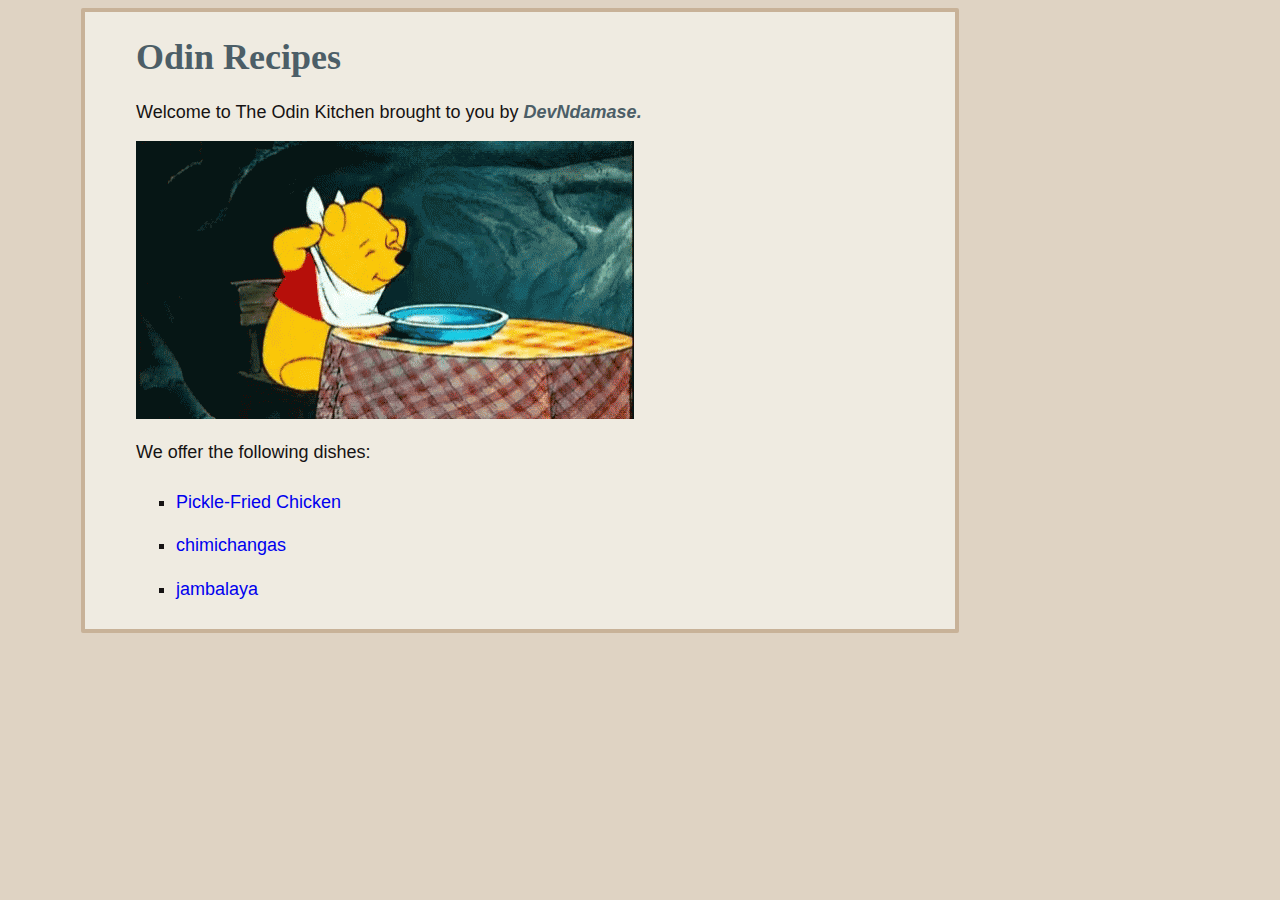
<file: odin-recipes/index.html>
<!DOCTYPE html>
<html lang="en">

<head>
    <meta charset="UTF-8">
    <meta name="viewport" content="width=device-width, initial-scale=1.0">
    <title>recipes-main</title>
    <link rel="stylesheet" href="./style.css">
</head>

<body>
    <div>

        <h1>Odin Recipes</h1>
        <p>Welcome to The Odin Kitchen brought to you by <span>DevNdamase</spn>.
        </p>

        <img src="tenor.gif" alt="A nice picture displayed" max-height="400px">
        <p>We offer the following dishes:</p>

        <ul>
            <li><a href="./recipes/pickle-fried-chicken.html">Pickle-Fried Chicken</a></li>
            <li><a href="./recipes/chimichangas.html">chimichangas</a></li>
            <li><a href="./recipes/jambalaya.html">jambalaya</a></li>
        </ul>

    </div>


</body>

</html>
</file>
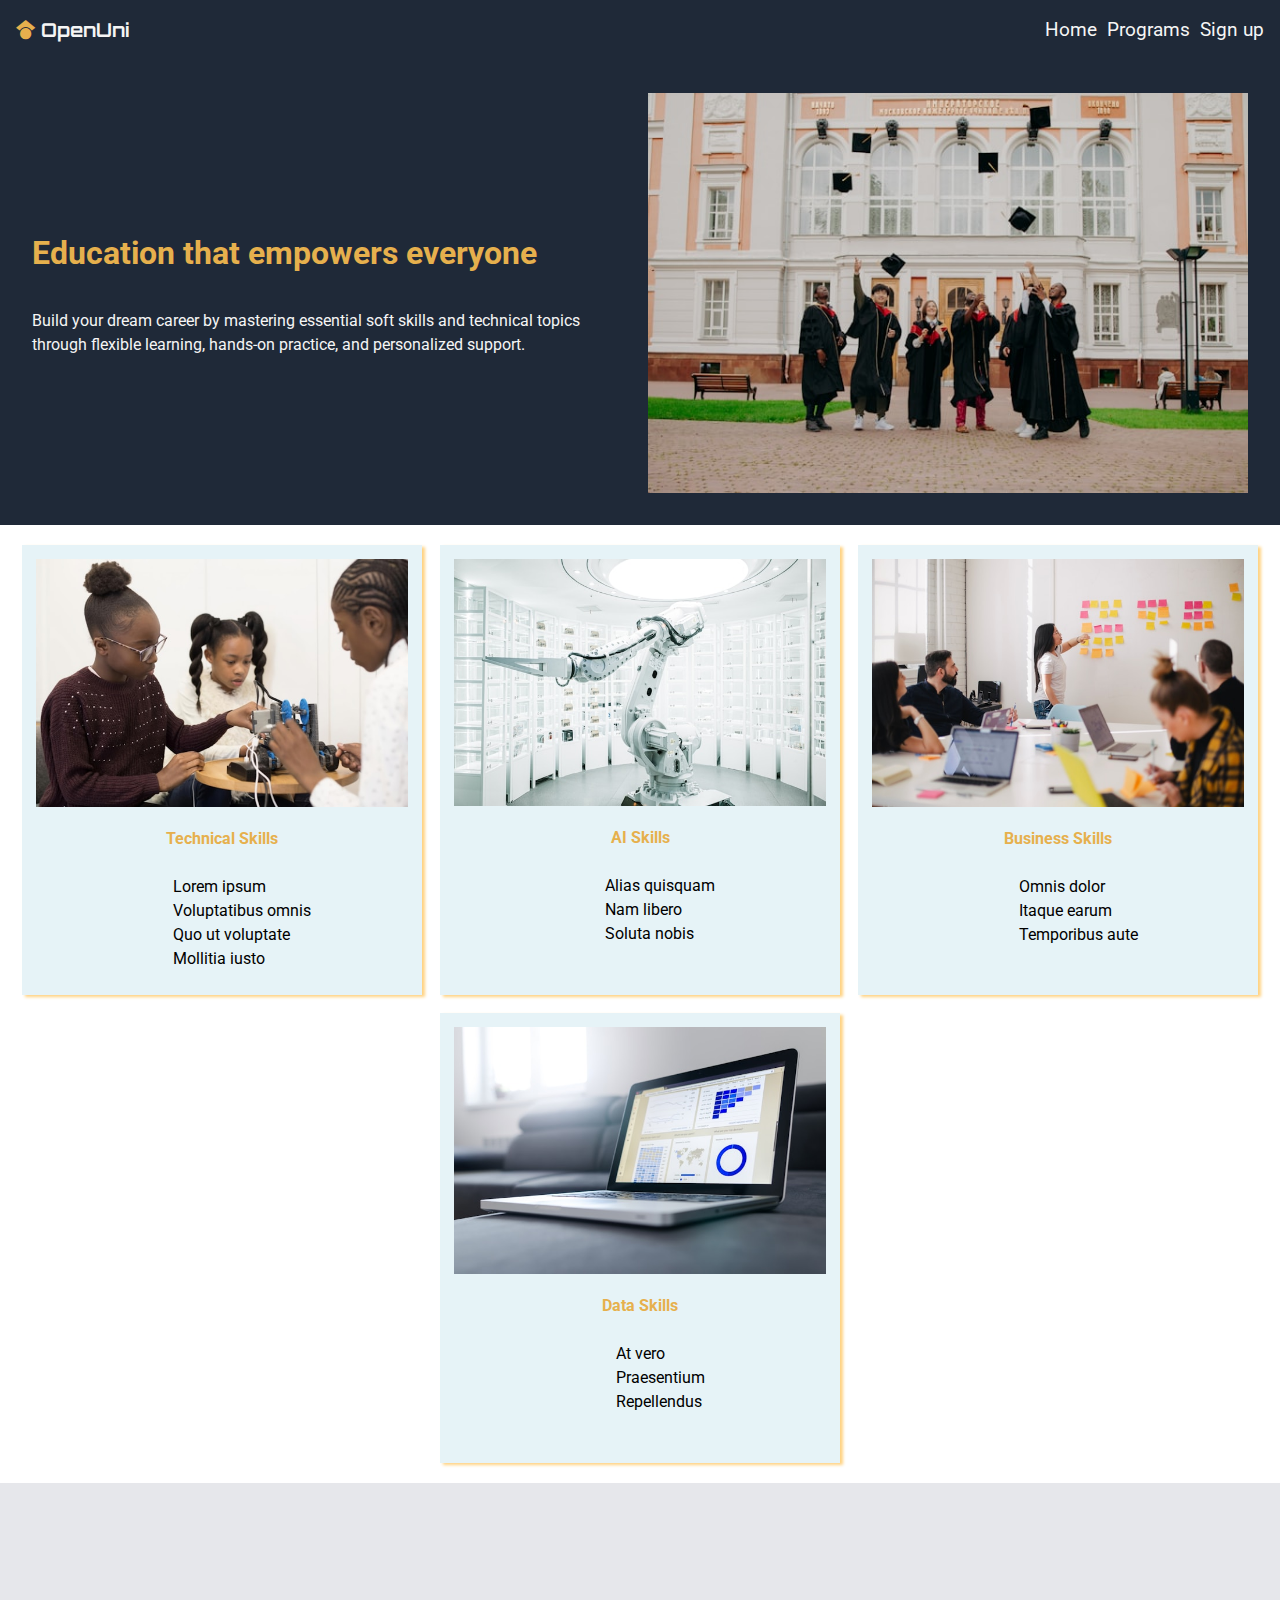
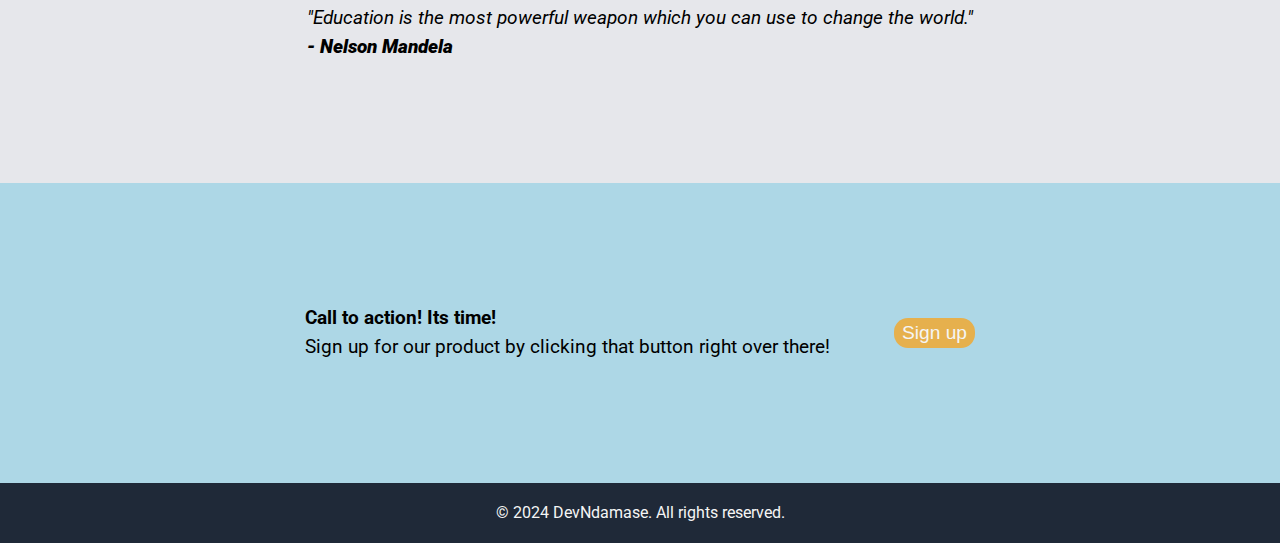
<file: product-landing-page/index.html>
<!DOCTYPE html>
<html lang="en">
  <head>
    <meta charset="UTF-8" />
    <meta name="viewport" content="width=device-width, initial-scale=1.0" />

    <!-- font awesome cdn kit -->
    <link
      rel="stylesheet"
      href="https://cdnjs.cloudflare.com/ajax/libs/font-awesome/6.5.1/css/all.min.css"
    />

    <!-- google fonts -->
    <link rel="preconnect" href="https://fonts.googleapis.com" />
    <link rel="preconnect" href="https://fonts.gstatic.com" crossorigin />
    <link
      href="https://fonts.googleapis.com/css2?family=Orbitron:wght@400..900&family=Roboto:ital,wght@0,100;0,300;0,400;0,500;0,700;0,900;1,100;1,300;1,400;1,500;1,700;1,900&display=swap"
      rel="stylesheet"
    />
    <link rel="stylesheet" href="style.css" />
    <title>Product Landing Page</title>
  </head>
  <body>
    <nav>
      <div class="logo">
        <i class="fa-brands fa-google-scholar"></i> OpenUni
      </div>
      <ul class="links">
        <li>Home</li>
        <li>Programs</li>
        <li>Sign up</li>
      </ul>
    </nav>

    <main>
      <div class="text-card">
        <h1>Education that empowers everyone</h1>
        <p>
          Build your dream career by mastering essential soft skills and
          technical topics through flexible learning, hands-on practice, and
          personalized support.
        </p>
      </div>
      <div class="img-card">
        <img src="./images/main-img.jpg" alt="" />
      </div>
    </main>

    <section class="programs-section">
      <div class="programs-card">
        <img src="./images/technical-img.jpg" alt="" />
        <div class="text-tile-card">
          <h4>Technical Skills</h4>
          <ul>
            <li>Lorem ipsum</li>
            <li>Voluptatibus omnis</li>
            <li>Quo ut voluptate</li>
            <li>Mollitia iusto</li>
          </ul>
        </div>
      </div>

      <div class="programs-card">
        <img src="./images/ai-img.jpg" alt="" />
        <div class="text-tile-card">
          <h4>AI Skills</h4>
          <ul>
            <li>Alias quisquam</li>
            <li>Nam libero</li>
            <li>Soluta nobis</li>
          </ul>
        </div>
      </div>
      <div class="programs-card">
        <img src="./images/bussiness-img.jpg" alt="" />
        <div class="text-tile-card">
          <h4>Business Skills</h4>
          <ul>
            <li>Omnis dolor</li>
            <li>Itaque earum</li>
            <li>Temporibus aute</li>
          </ul>
        </div>
      </div>
      <div class="programs-card">
        <img src="./images/data-img.jpg" alt="" />
        <div class="text-tile-card">
          <h4>Data Skills</h4>
          <ul>
            <li>At vero</li>
            <li>Praesentium</li>
            <li>Repellendus</li>
          </ul>
        </div>
      </div>
    </section>
    <section class="quote-section">
      <blockquote cite="https://www.example.com/quote-source">
        "Education is the most powerful weapon which you can use to change the
        world."
        <footer>- Nelson Mandela</footer>
      </blockquote>
    </section>
    <section class="cta-section">
      <div class="cta-text">
        <h4>Call to action! Its time!</h4>
        <p>Sign up for our product by clicking that button right over there!</p>
      </div>
      <div class="sign-up-btn">
        <button>Sign up</button>
      </div>
    </section>
    <section class="footer-section">
      <footer>
        <p>&copy; 2024 DevNdamase. All rights reserved.</p>
      </footer>
    </section>
  </body>
</html>
</file>
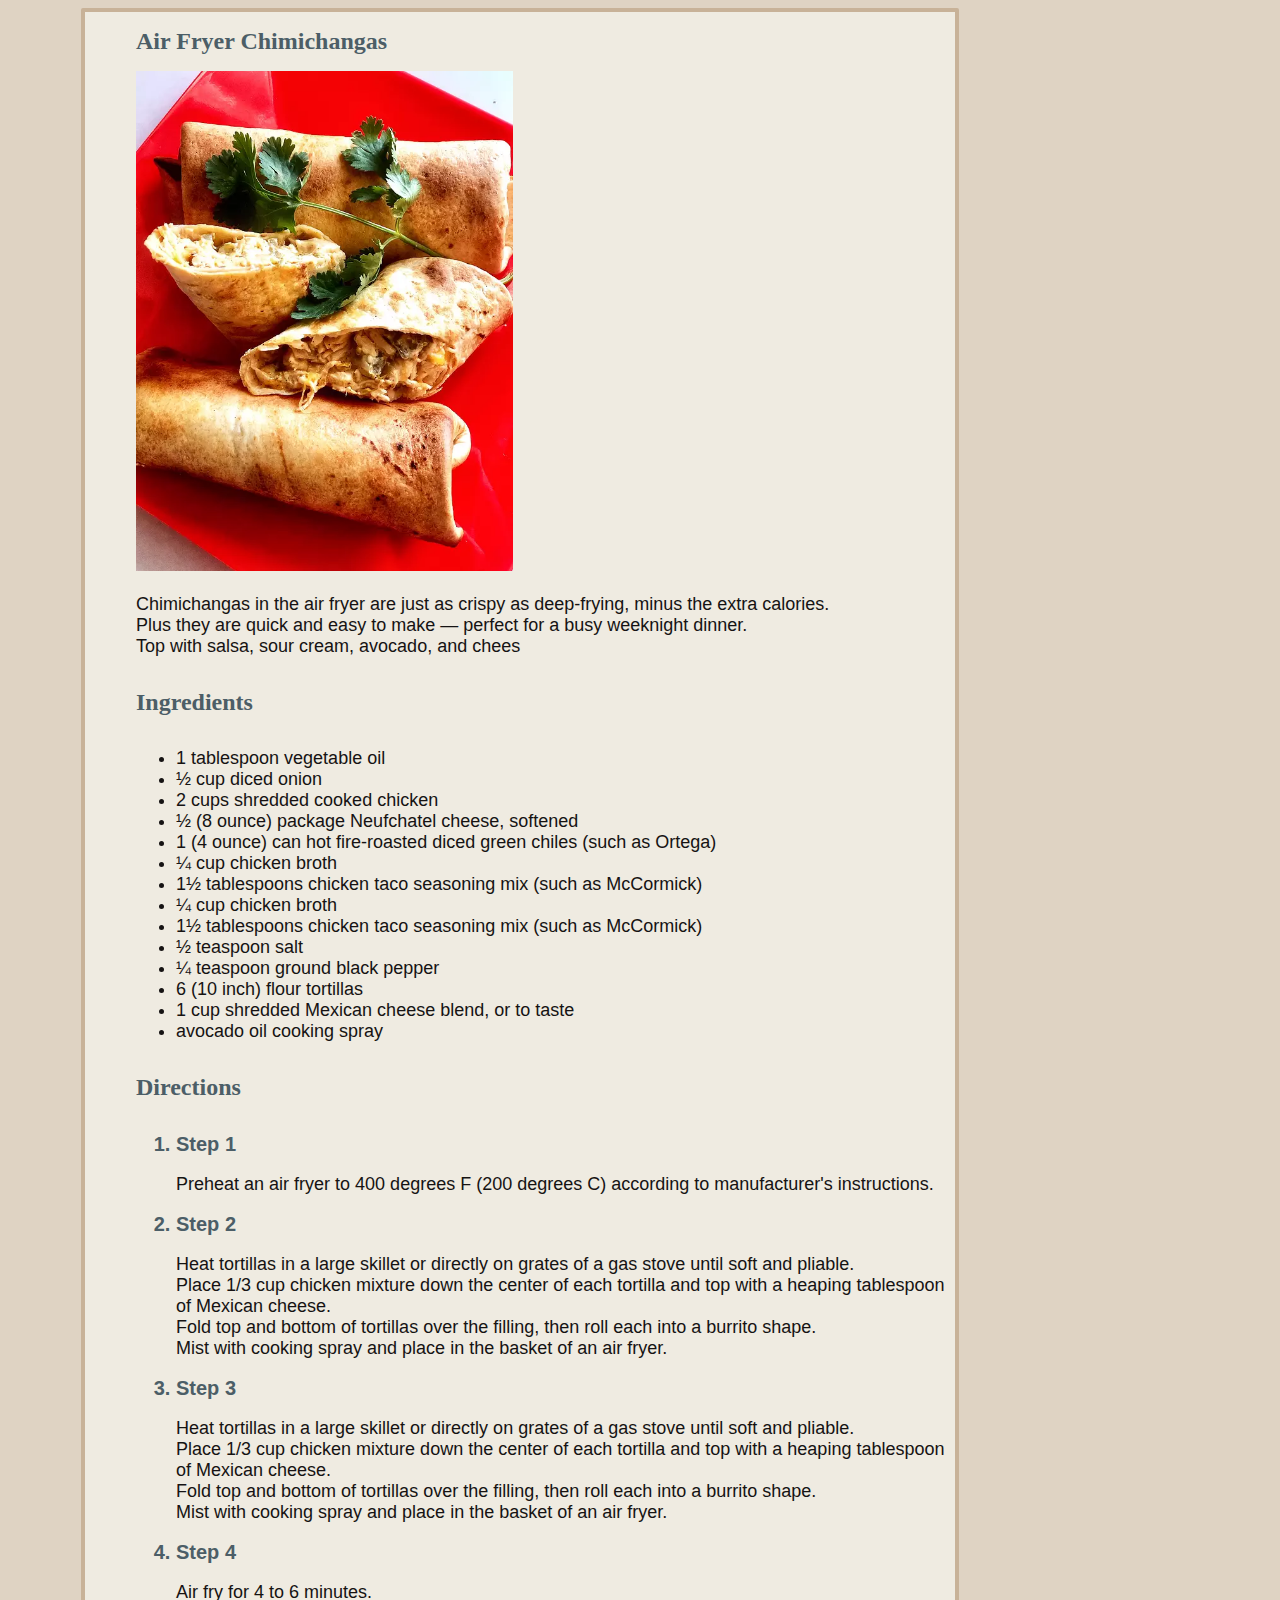
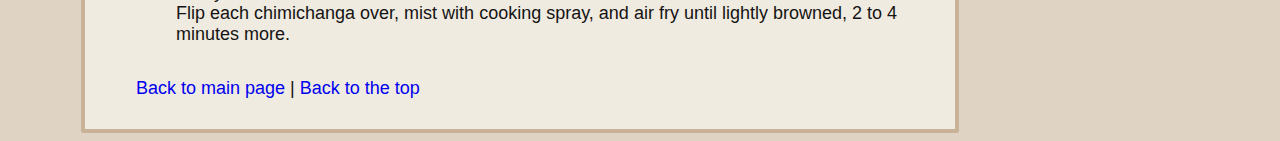
<file: odin-recipes/recipes/chimichangas.html>
<!DOCTYPE html>
<html lang="en">

<head>
    <meta charset="UTF-8">
    <meta name="viewport" content="width=device-width, initial-scale=1.0">
    <title>chimichangas</title>
    <link rel="stylesheet" href="styles.css">
</head>

<body>
    <div>

        <h1 id="top">Air Fryer Chimichangas</h1>
        <img src="./recipe-images/chimichangas.jpg" alt="A nice chimichangas dish shown" height="500px">
        <p>Chimichangas in the air fryer are just as crispy as deep-frying, minus the extra calories. <br> Plus they are
            quick and easy to make — perfect for a busy weeknight dinner. <br>
            Top with salsa, sour cream, avocado, and chees</p>

        <h4>Ingredients</h4>
        <ul>
            <li>1 tablespoon vegetable oil </li>
            <li>½ cup diced onion </li>
            <li>2 cups shredded cooked chicken </li>
            <li>½ (8 ounce) package Neufchatel cheese, softened </li>
            <li>1 (4 ounce) can hot fire-roasted diced green chiles (such as Ortega) </li>
            <li>¼ cup chicken broth </li>
            <li>1½ tablespoons chicken taco seasoning mix (such as McCormick) </li>
            <li>¼ cup chicken broth </li>
            <li>1½ tablespoons chicken taco seasoning mix (such as McCormick)</li>
            <li>½ teaspoon salt </li>
            <li>¼ teaspoon ground black pepper</li>
            <li>6 (10 inch) flour tortillas </li>
            <li>1 cup shredded Mexican cheese blend, or to taste </li>
            <li>avocado oil cooking spray </li>
        </ul>
        <h4>Directions</h4>
        <ol>
            <li>Step 1
                <p>Preheat an air fryer to 400 degrees F (200 degrees C) according to manufacturer's instructions.</p>
            </li>
            <li>Step 2
                <p>Heat tortillas in a large skillet or directly on grates of a gas stove until soft and pliable. <br>
                    Place 1/3 cup chicken mixture down the center of each tortilla and top with a heaping tablespoon of
                    Mexican cheese. <br>
                    Fold top and bottom of tortillas over the filling, then roll each into a burrito shape. <br> Mist
                    with
                    cooking spray and place in the basket of an air fryer.</p>
            </li>
            <li>Step 3
                <p>Heat tortillas in a large skillet or directly on grates of a gas stove until soft and pliable. <br>
                    Place
                    1/3 cup chicken mixture down the center of each tortilla and top with a heaping tablespoon of
                    Mexican
                    cheese. <br> Fold top and bottom of tortillas over the filling, then roll each into a burrito shape.
                    <br> Mist with cooking spray and place in the basket of an air fryer.</p>
            </li>
            <li>Step 4
                <p>Air fry for 4 to 6 minutes. <br>
                    Flip each chimichanga over, mist with cooking spray, and air fry until lightly browned, 2 to 4
                    minutes
                    more.</p>
            </li>
        </ol>
        <footer>
            <a href="../index.html">Back to main page</a> | <a href="#top">Back to the top</a>

        </footer>

    </div>


</body>

</html>
</file>
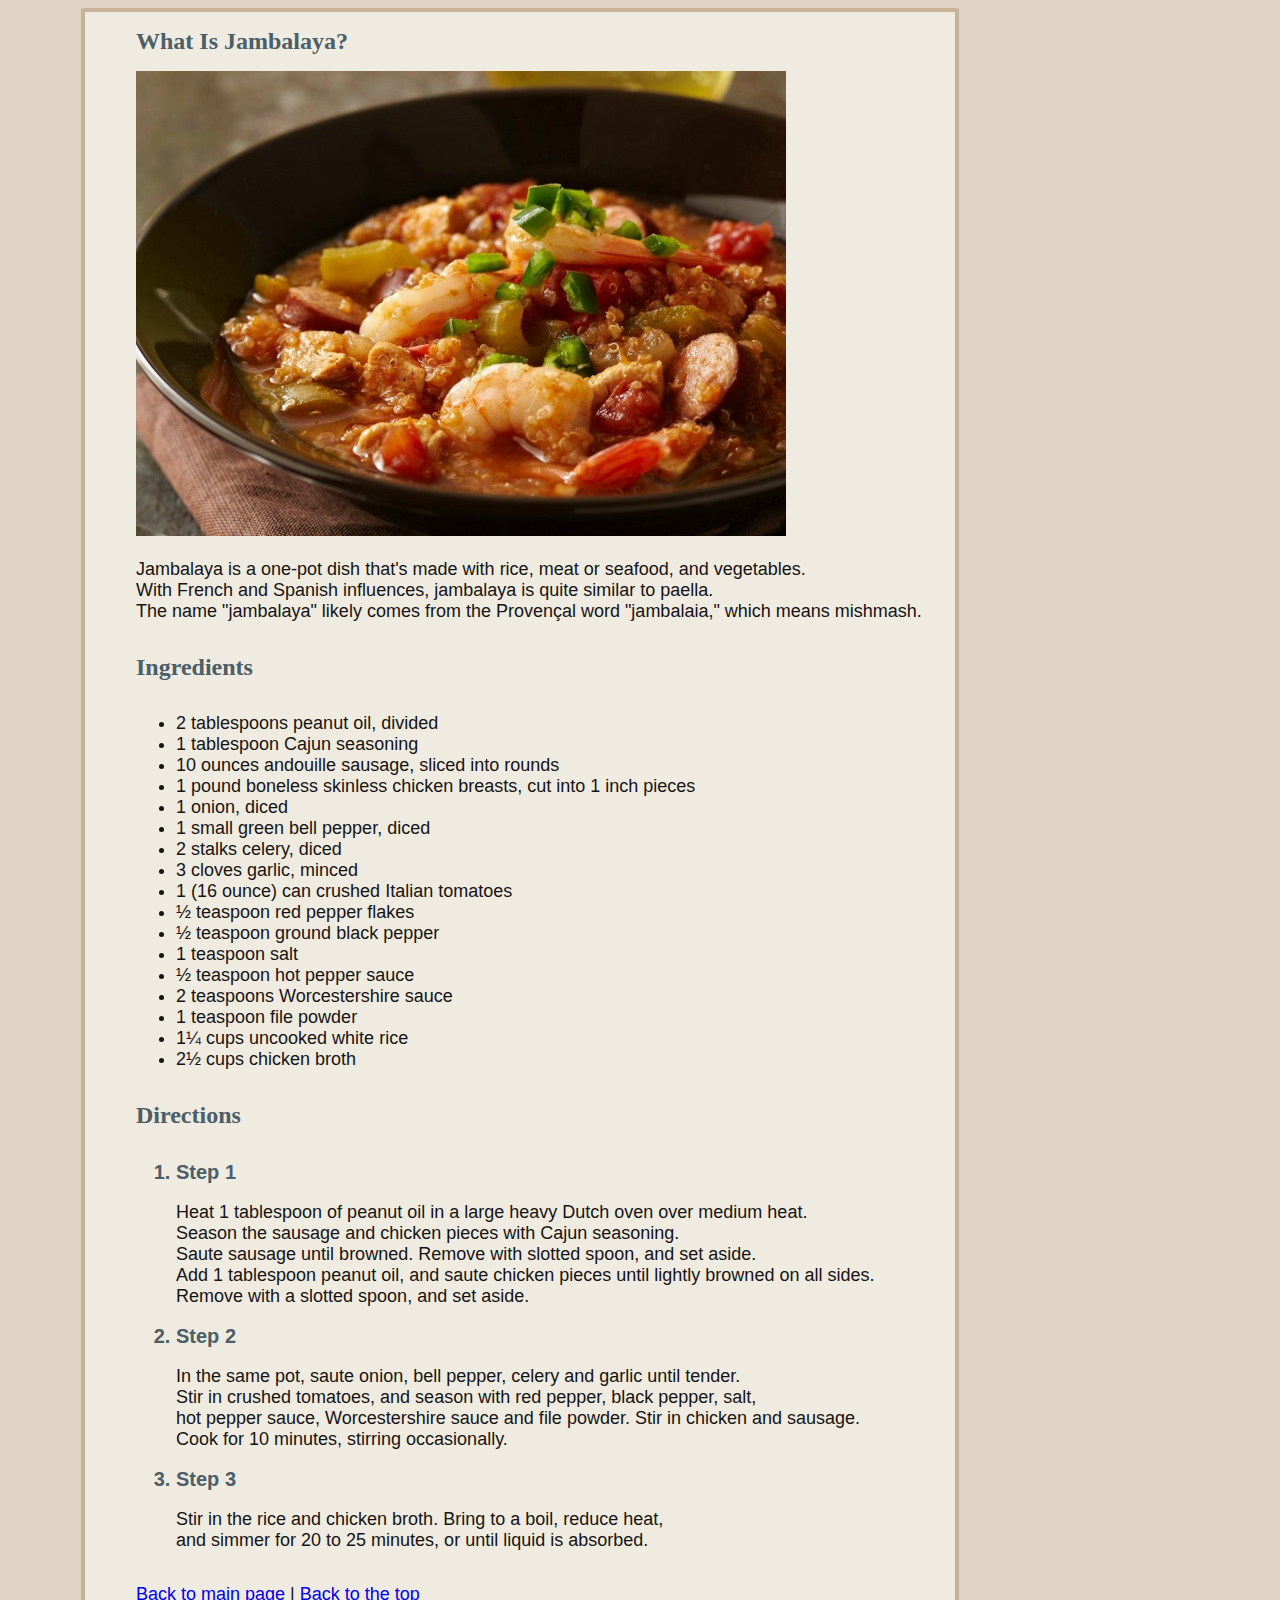
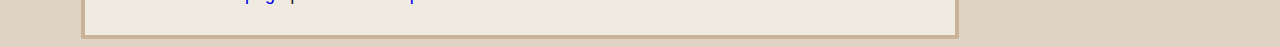
<file: odin-recipes/recipes/jambalaya.html>
<!DOCTYPE html>
<html lang="en">

<head>
    <meta charset="UTF-8">
    <meta name="viewport" content="width=device-width, initial-scale=1.0">
    <title>jambalaya</title>
    <link rel="stylesheet" href="styles.css">
</head>

<body>
    <div>
        <h1 id="top">What Is Jambalaya?</h1>
        <img src="./recipe-images/jambalaya.jpg" alt="A nice Jambalaya dish shown" max-height="600px">
        <p>Jambalaya is a one-pot dish that's made with rice, meat or seafood, and vegetables. <br>
            With French and Spanish influences, jambalaya is quite similar to paella. <br>
            The name "jambalaya" likely comes from the Provençal word "jambalaia," which means mishmash.</p>
        <h4>Ingredients</h4>
        <ul>
            <li>2 tablespoons peanut oil, divided </li>
            <li>1 tablespoon Cajun seasoning </li>
            <li>10 ounces andouille sausage, sliced into rounds </li>
            <li>1 pound boneless skinless chicken breasts, cut into 1 inch pieces </li>
            <li>1 onion, diced </li>
            <li>1 small green bell pepper, diced </li>
            <li>2 stalks celery, diced </li>
            <li>3 cloves garlic, minced </li>
            <li>1 (16 ounce) can crushed Italian tomatoes </li>
            <li>½ teaspoon red pepper flakes </li>
            <li>½ teaspoon ground black pepper</li>
            <li>1 teaspoon salt</li>
            <li>½ teaspoon hot pepper sauce </li>
            <li>2 teaspoons Worcestershire sauce</li>
            <li>1 teaspoon file powder </li>
            <li>1¼ cups uncooked white rice </li>
            <li>2½ cups chicken broth </li>
        </ul>
        <h4>Directions</h4>
        <ol>
            <li>Step 1
                <p>Heat 1 tablespoon of peanut oil in a large heavy Dutch oven over medium heat. <br>
                    Season the sausage and chicken pieces with Cajun seasoning. <br>
                    Saute sausage until browned. Remove with slotted spoon, and set aside. <br>
                    Add 1 tablespoon peanut oil, and saute chicken pieces until lightly browned on all sides. <br>
                    Remove with a slotted spoon, and set aside.</p>
            </li>
            <li>Step 2
                <p>In the same pot, saute onion, bell pepper, celery and garlic until tender. <br>
                    Stir in crushed tomatoes, and season with red pepper, black pepper, salt, <br>
                    hot pepper sauce, Worcestershire sauce and file powder. Stir in chicken and sausage. <br> Cook for
                    10 minutes, stirring occasionally.</p>
            </li>
            <li>Step 3
                <p>Stir in the rice and chicken broth. Bring to a boil, reduce heat, <br>
                    and simmer for 20 to 25 minutes, or until liquid is absorbed.</p>
            </li>
        </ol>
        <footer>
            <a href="../index.html">Back to main page</a> | <a href="#top">Back to the top</a>

        </footer>
    </div>


</body>

</html>
</file>
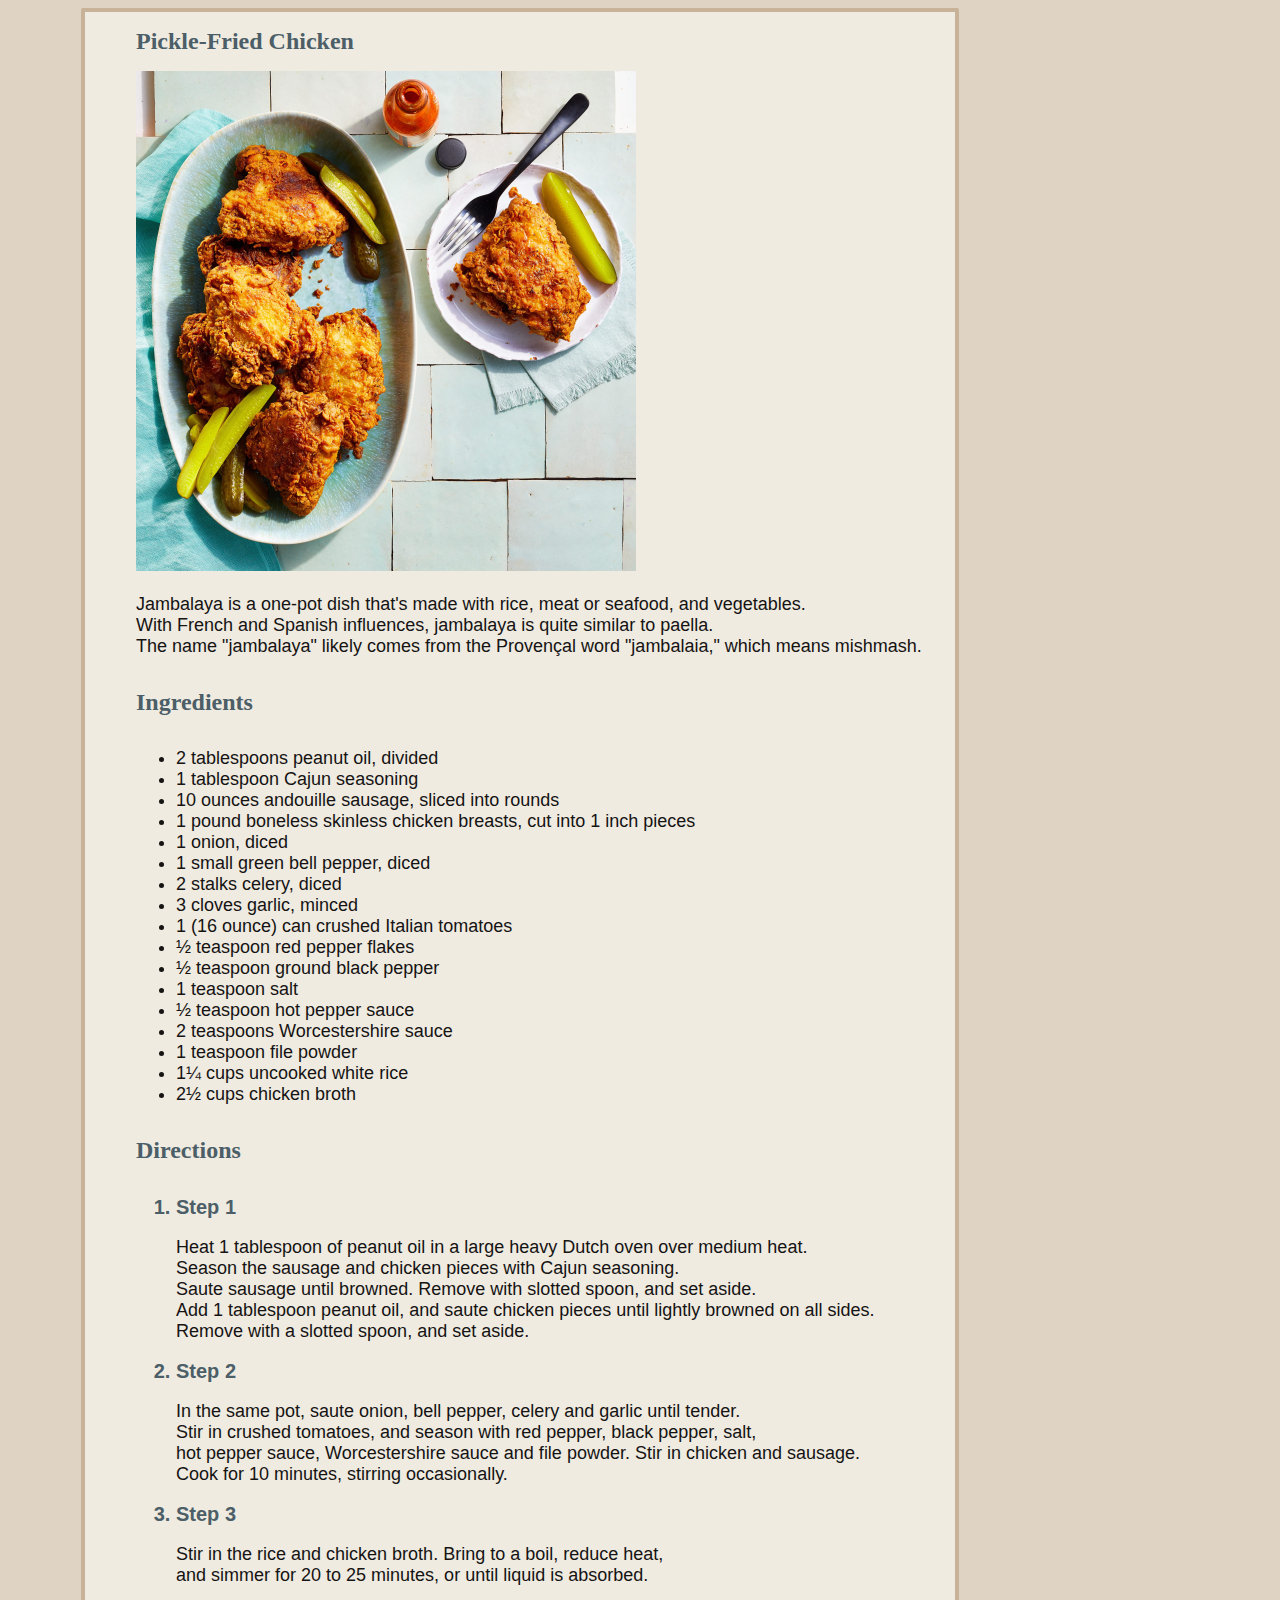
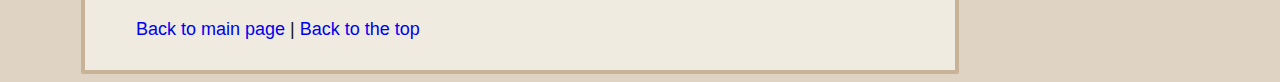
<file: odin-recipes/recipes/pickle-fried-chicken.html>
<!DOCTYPE html>
<html lang="en">

<head>
    <meta charset="UTF-8">
    <meta name="viewport" content="width=device-width, initial-scale=1.0">
    <title>pickle-fried-chicken</title>
    <link rel="stylesheet" href="styles.css">
</head>

<body>
    <div>
        <h1 id="top">Pickle-Fried Chicken</h1>
        <img src="./recipe-images/pickle-fried-chicken.jpg" alt="A Pickle-Fried Chicken dish shown" height="500px">
        <p>Jambalaya is a one-pot dish that's made with rice, meat or seafood, and vegetables. <br>
            With French and Spanish influences, jambalaya is quite similar to paella. <br>
            The name "jambalaya" likely comes from the Provençal word "jambalaia," which means mishmash.</p>
        <h4>Ingredients</h4>
        <ul>
            <li>2 tablespoons peanut oil, divided </li>
            <li>1 tablespoon Cajun seasoning </li>
            <li>10 ounces andouille sausage, sliced into rounds </li>
            <li>1 pound boneless skinless chicken breasts, cut into 1 inch pieces </li>
            <li>1 onion, diced </li>
            <li>1 small green bell pepper, diced </li>
            <li>2 stalks celery, diced </li>
            <li>3 cloves garlic, minced </li>
            <li>1 (16 ounce) can crushed Italian tomatoes </li>
            <li>½ teaspoon red pepper flakes </li>
            <li>½ teaspoon ground black pepper</li>
            <li>1 teaspoon salt</li>
            <li>½ teaspoon hot pepper sauce </li>
            <li>2 teaspoons Worcestershire sauce</li>
            <li>1 teaspoon file powder </li>
            <li>1¼ cups uncooked white rice </li>
            <li>2½ cups chicken broth </li>
        </ul>
        <h4>Directions</h4>
        <ol>
            <li>Step 1
                <p>Heat 1 tablespoon of peanut oil in a large heavy Dutch oven over medium heat. <br>
                    Season the sausage and chicken pieces with Cajun seasoning. <br>
                    Saute sausage until browned. Remove with slotted spoon, and set aside. <br>
                    Add 1 tablespoon peanut oil, and saute chicken pieces until lightly browned on all sides. <br>
                    Remove with a slotted spoon, and set aside.</p>
            </li>
            <li>Step 2
                <p>In the same pot, saute onion, bell pepper, celery and garlic until tender. <br>
                    Stir in crushed tomatoes, and season with red pepper, black pepper, salt, <br>
                    hot pepper sauce, Worcestershire sauce and file powder. Stir in chicken and sausage. <br> Cook for
                    10 minutes, stirring occasionally.</p>
            </li>
            <li>Step 3
                <p>Stir in the rice and chicken broth. Bring to a boil, reduce heat, <br>
                    and simmer for 20 to 25 minutes, or until liquid is absorbed.</p>
            </li>
        </ol>
        <footer>
            <a href="../index.html">Back to main page</a> | <a href="#top">Back to the top</a>

        </footer>

    </div>

</body>

</html>
</file>
<file: odin-recipes/style.css>
body {
    width: 80%;
    background: hsl(34, 30%, 82%);
    color: hsl(8, 8%, 8%);
    font-family: Verdana, sans-serif;
    font-size: 18px;
}

div {
    width: 80%;
    margin: auto;
    padding-left: 5%;
    border: 4px solid hsl(32, 30%, 69%);
    border-radius: 2px;
    background: hsl(43, 32%, 91%);
}

h1 {
    font-family: Georgia, serif;
    color: hsl(200, 15%, 35%)
}

span {
    color: hsl(200, 15%, 35%);
    font-style: italic;
    font-weight: 600;
}

a {
    text-decoration: none;

}

a:hover {
    font-size: 1.2em;
    color: hsl(240, 100%, 27%);
    text-decoration: underline;
}

li {
    list-style-type: square;
    line-height: 2.4em;
}
</file>
<file: product-landing-page/style.css>
* {
  box-sizing: border-box;
  margin: 0;
}

:root {
  font-size: 16px;
  font-family: "Roboto", serif;
}

body {
  font-size: inherit;
  font-family: inherit;
  line-height: 1.5;
}

/* Nav section */

nav {
  display: flex;
  justify-content: space-between;
  align-items: center;
  background-color: hwb(215 12% 78%);
  color: hwb(0 96% 4%);
  padding: 16px;
  font-size: 1.2rem;
}

.fa-google-scholar {
  font-size: 1.2rem;
  color: hwb(39 30% 10%);
}

.logo {
  font-family: "Orbitron", sans-serif;
  font-weight: 700;
}

nav ul {
  display: flex;
  gap: 10px;
  list-style: none;
}

/* Main section */

main {
  display: flex;
  gap: 16px;
  background-color: hwb(215 12% 78%);
  padding: 32px;
  justify-content: center;
  align-items: center;
}

.text-card,
.img-card {
  display: flex;
  flex: 1;
}

.text-card {
  flex-direction: column;
  color: hwb(0 96% 4%);
}

.text-card h1 {
  margin-bottom: 32px;
  color: hwb(39 30% 10%);
}

.img-card {
  width: 500px;
}

.img-card img {
  width: 100%;
  height: auto;
}

/* Programs section */

.programs-section {
  display: flex;
  flex-wrap: wrap;
  justify-content: center;
  align-items: center;
  gap: 18px;
  margin-top: 20px;
  margin-bottom: 20px;
}

.programs-card {
  display: flex;
  width: 400px;
  height: 450px;
  flex-direction: column;
  background-color: hwb(195 90% 3%);
  padding: 14px;
  box-shadow: 3px 2px 3px hwb(39 50% 0%);
}

.programs-card img {
  width: 100%;
  height: auto;
}

.text-tile-card {
  display: flex;
  flex-direction: column;
  justify-content: center;
  align-items: center;
}

.text-tile-card ul {
  list-style: none;
}

.text-tile-card h4 {
  padding-top: 20px;
  padding-bottom: 24px;
  color: hwb(39 30% 10%);
}

/* Quote section */

.quote-section {
  height: 300px;
  background-color: hwb(220 90% 8%);
  display: flex;
  justify-content: center;
  align-items: center;
  font-style: italic;
  font-size: 1.2rem;
}

.quote-section footer {
  font-weight: 900;
}

/* CTA section */

.cta-section {
  display: flex;
  justify-content: center;
  align-items: center;
  height: 300px;
  background-color: hwb(195 68% 10%);
  font-size: 1.2rem;
}

.cta-text,
.sign-up-btn {
  padding: 32px;
}

.sign-up-btn button {
  font-size: 1.2rem;
  color: hwb(0 96% 4%);
  background-color: hwb(39 30% 10%);
  cursor: pointer;
  border: none;
  border-radius: 14px;
  padding: 4px 8px;
}

/* Footer section */

.footer-section footer {
  background-color: hwb(215 12% 78%);
  padding: 18px;
  text-align: center;
  color: hwb(0 96% 4%);
}
</file>
<file: odin-recipes/recipes/styles.css>
body {
    width: 80%;
    background: hsl(34, 30%, 82%);
    color: hsl(8, 8%, 8%);
    font-family: Verdana, sans-serif;
    font-size: 18px;
}

div {
    width: 80%;
    margin: auto;
    padding-left: 5%;
    border: 4px solid hsl(32, 30%, 69%);
    border-radius: 2px;
    background: hsl(43, 32%, 91%);
}

h1,
h4 {
    font-family: Georgia, serif;
    color: hsl(200, 15%, 35%);
    font-size: 24px;
}

li {
    font-family: Verdana, sans-serif;
}

ol li {
    color: hsl(200, 15%, 35%);
    font-weight: 600;
    font-size: 20px;
}

li p {
    color: hsl(8, 8%, 8%);
    font-weight: normal;
    font-size: 18px;
}

a {
    text-decoration: none;

}

a:hover {
    font-size: 1.2em;
    color: hsl(240, 100%, 27%);
    text-decoration: underline;
}

footer {
    padding-bottom: 30px;
    padding-top: 15px;
}
</file>
